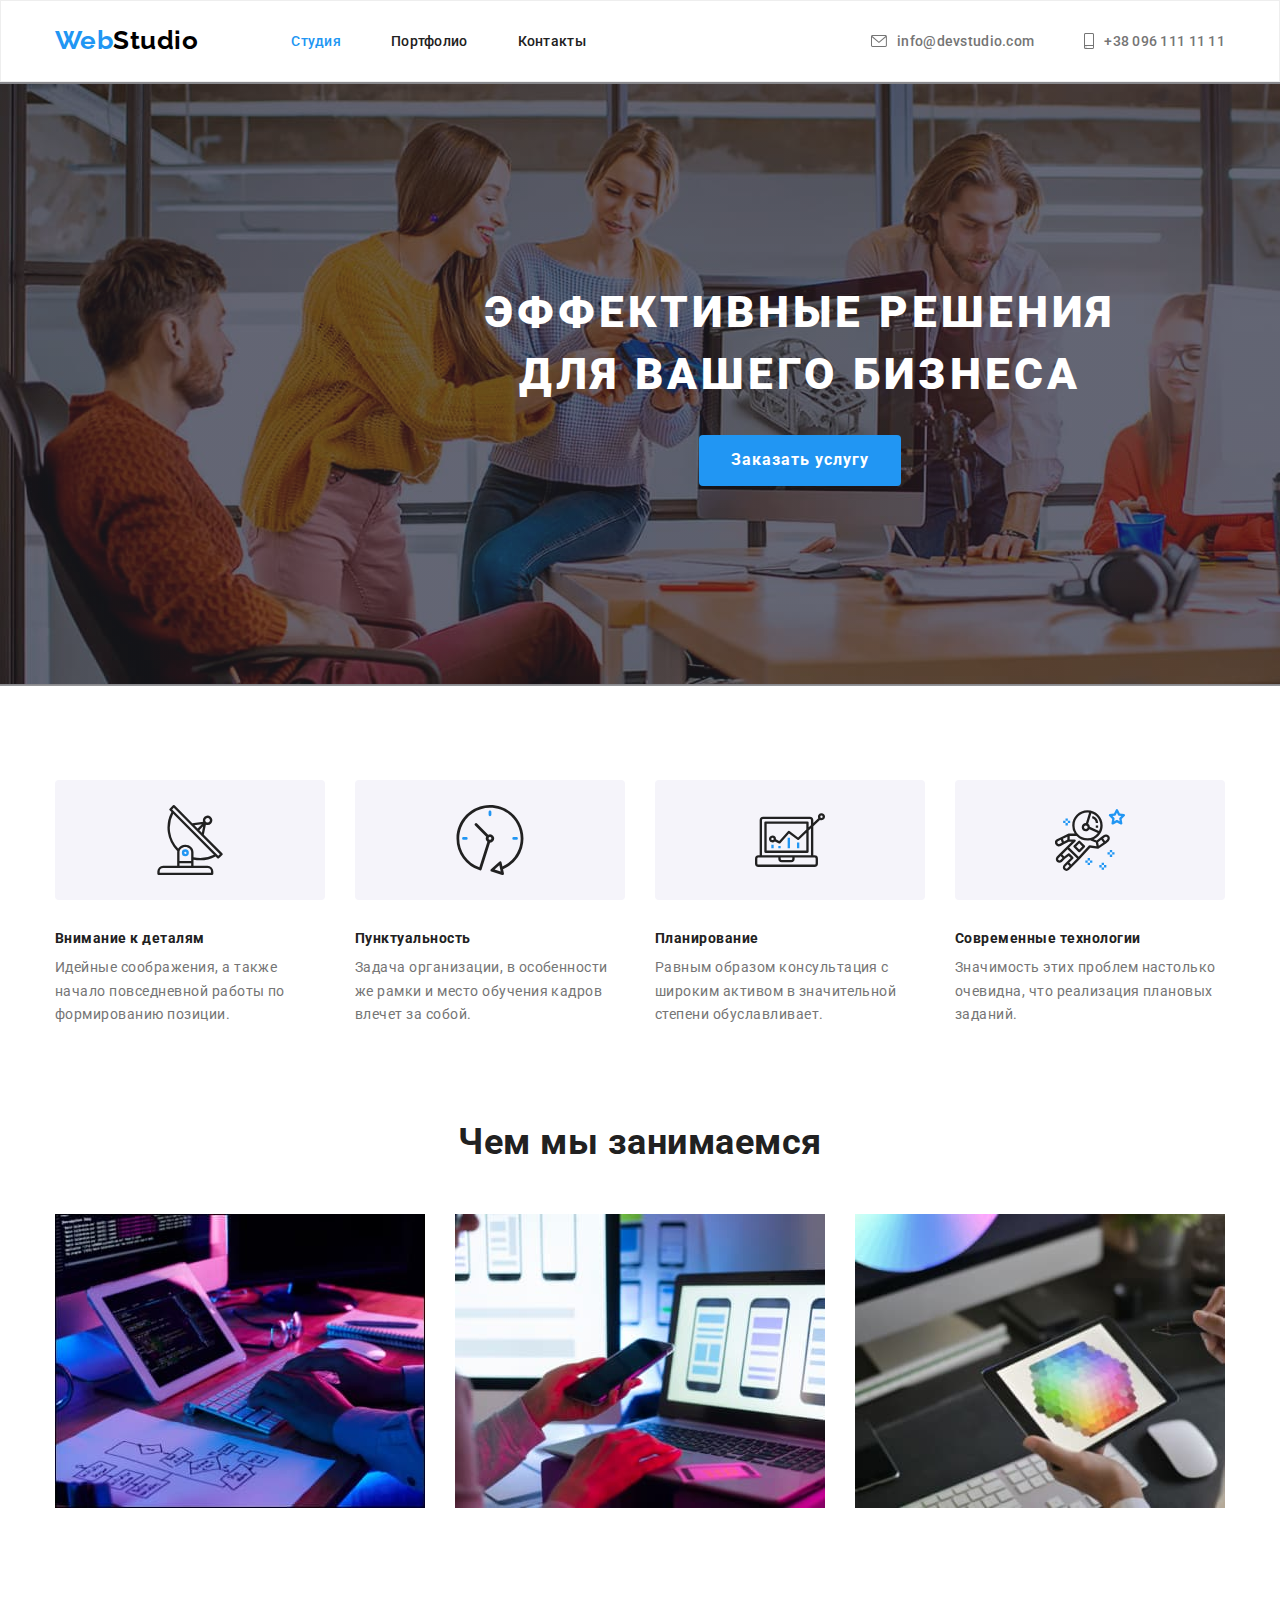
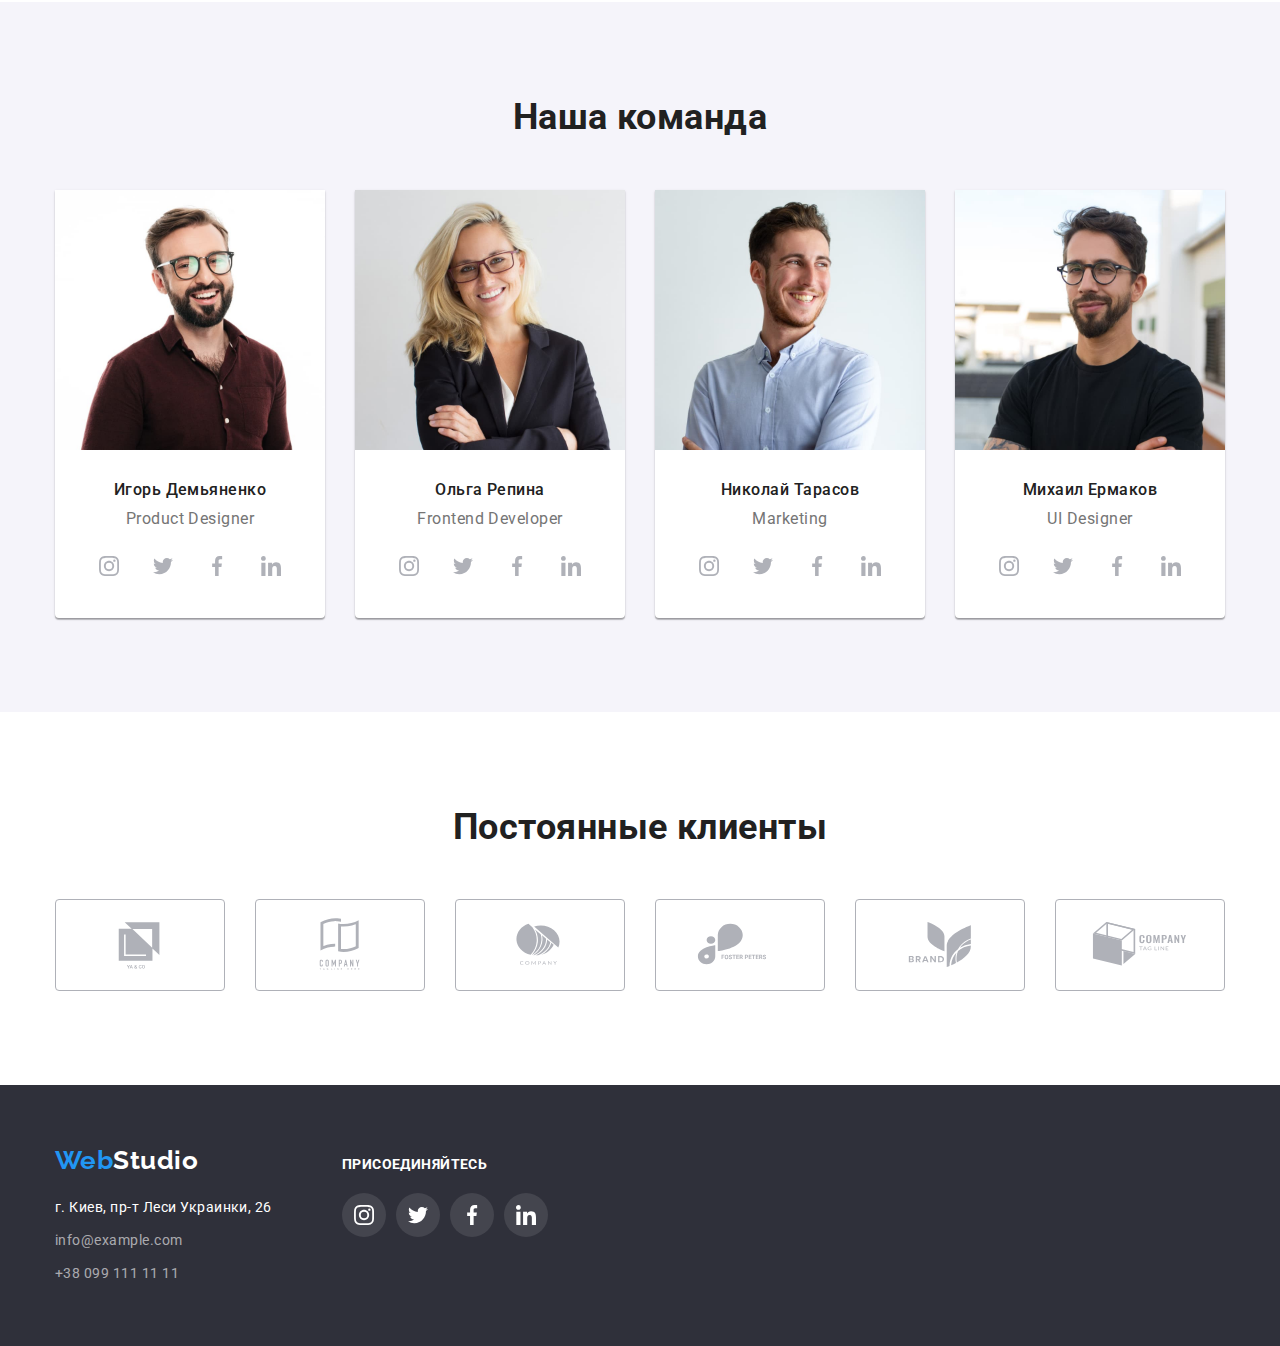
<file: index.html>
<!DOCTYPE html>
<html lang="ru">
  <head>
    <meta charset="UTF-8" />
    <meta http-equiv="X-UA-Compatible" content="IE=edge" />
    <meta name="viewport" content="width=device-width, initial-scale=1.0" />
    <link
      rel="stylesheet"
      href="https://fonts.googleapis.com/css2?family=Raleway:wght@700&family=Roboto:wght@400;500;700;900&display=swap"
    />
    <link
      rel="stylesheet"
      href="https://cdnjs.cloudflare.com/ajax/libs/modern-normalize/1.1.0/modern-normalize.min.css"
    />
    <link rel="stylesheet" href="./css/styles.css" />
    <title>Студия</title>
  </head>
  <body>
    <!--Верхняя линия-->
    <header class="header-section">
      <div class="container header-items">
        <a class="logo-items" href="./index.html">
          <span class="logo-web" lang="en">Web</span
          ><span class="logo-studio-header" lang="en">Studio</span>
        </a>
        <nav class="navigation">
          <ul class="nav-list">
            <li class="nav-item">
              <a class="nav-link current" href="./index.html">Студия</a>
            </li>
            <li class="nav-item">
              <a class="nav-link" href="./portfolio.html">Портфолио</a>
            </li>
            <li class="nav-item"><a class="nav-link" href="">Контакты</a></li>
          </ul>
        </nav>
        <ul class="contact-list">
          <li class="contact-item">
            <a class="contact-link" href="mailto:info@devstudio.com">
              <svg class="contanct-icon" width="16px" height="12px">
                <use href="./images/icons.svg#icon-envelope"></use>
              </svg>
              info@devstudio.com
            </a>
          </li>
          <li class="contact-item">
            <a class="contact-link" href="tel:+380961111111">
              <svg class="contanct-icon" width="10px" height="16px">
                <use href="./images/icons.svg#icon-smartphone"></use>
              </svg>
              +38 096 111 11 11
            </a>
          </li>
        </ul>
      </div>
    </header>
    <!--Главный контент-->
    <main>
      <!--Шапка-->
      <section class="hero">
        <div class="container">
          <h1 class="hero-title">
            Эффективные решения
            <br />
            для вашего бизнеса
          </h1>
          <button class="primary-button" type="button">Заказать услугу</button>
        </div>
      </section>
      <!--Особенности-->
      <section class="features">
        <div class="container">
          <ul class="features-list">
            <li class="feature-item">
              <div class="feature-item-block">
                <svg width="70px" height="70px">
                  <use href="./images/icons.svg#icon-antenna"></use>
                </svg>
              </div>
              <h3 class="item-title">Внимание к деталям</h3>
              <p class="item-discription">
                Идейные соображения, а также начало повседневной работы по формированию позиции.
              </p>
            </li>
            <li class="feature-item">
              <div class="feature-item-block">
                <svg width="70px" height="70px">
                  <use href="./images/icons.svg#icon-clock"></use>
                </svg>
              </div>
              <h3 class="item-title">Пунктуальность</h3>
              <p class="item-discription">
                Задача организации, в особенности же рамки и место обучения кадров влечет за собой.
              </p>
            </li>
            <li class="feature-item">
              <div class="feature-item-block">
                <svg width="70px" height="70px">
                  <use href="./images/icons.svg#icon-diagram"></use>
                </svg>
              </div>
              <h3 class="item-title">Планирование</h3>
              <p class="item-discription">
                Равным образом консультация с широким активом в значительной степени обуславливает.
              </p>
            </li>
            <li class="feature-item">
              <div class="feature-item-block">
                <svg width="70px" height="70px">
                  <use href="./images/icons.svg#icon-astronaut"></use>
                </svg>
              </div>
              <h3 class="item-title">Современные технологии</h3>
              <p class="item-discription">
                Значимость этих проблем настолько очевидна, что реализация плановых заданий.
              </p>
            </li>
          </ul>
        </div>
      </section>
      <!--Чем мы занимаемся-->
      <section class="section doing">
        <div class="container">
          <h2 class="main-title">Чем мы занимаемся</h2>
          <div>
            <ul class="doing-img">
              <li>
                <img src="./images/box1.jpg" alt="Руки на клавиатуре" width="370" />
              </li>
              <li>
                <img src="./images/box2.jpg" alt="Телефон в руках" width="370" />
              </li>
              <li>
                <img src="./images/box3.jpg" alt="Фигура на планшете" width="370" />
              </li>
            </ul>
          </div>
        </div>
      </section>
      <!--Наша команда-->
      <section class="section team">
        <div class="container">
          <h2 class="main-title">Наша команда</h2>
          <div>
            <ul class="team-list">
              <li class="team-item">
                <img src="./images/img.jpg" alt="Парень" width="270" />
                <div class="team-title">
                  <h3 class="team-member">Игорь Демьяненко</h3>
                  <p class="position-member" lang="en">Product Designer</p>
                  <ul class="team-social-list">
                    <li class="team-social-item">
                      <a href="" class="team-social-link">
                        <svg class="team-social-icon" width="20" height="20">
                          <use href="./images/icons.svg#icon-instagram"></use>
                        </svg>
                      </a>
                    </li>
                    <li class="team-social-item">
                      <a href="" class="team-social-link">
                        <svg class="team-social-icon" width="20" height="20">
                          <use href="./images/icons.svg#icon-twitter"></use>
                        </svg>
                      </a>
                    </li>
                    <li class="team-social-item">
                      <a href="" class="team-social-link">
                        <svg class="team-social-icon" width="20" height="20">
                          <use href="./images/icons.svg#icon-facebook"></use>
                        </svg>
                      </a>
                    </li>
                    <li class="team-social-item">
                      <a href="" class="team-social-link">
                        <svg class="team-social-icon" width="20" height="20">
                          <use href="./images/icons.svg#icon-linkedin"></use>
                        </svg>
                      </a>
                    </li>
                  </ul>
                </div>
              </li>
              <li class="team-item">
                <img src="./images/img1.jpg" alt="Девушка" width="270" />
                <div class="team-title">
                  <h3 class="team-member">Ольга Репина</h3>
                  <p class="position-member" lang="en">Frontend Developer</p>
                  <ul class="team-social-list">
                    <li class="team-social-item">
                      <a href="" class="team-social-link">
                        <svg class="team-social-icon" width="20" height="20">
                          <use href="./images/icons.svg#icon-instagram"></use>
                        </svg>
                      </a>
                    </li>
                    <li class="team-social-item">
                      <a href="" class="team-social-link">
                        <svg class="team-social-icon" width="20" height="20">
                          <use href="./images/icons.svg#icon-twitter"></use>
                        </svg>
                      </a>
                    </li>
                    <li class="team-social-item">
                      <a href="" class="team-social-link">
                        <svg class="team-social-icon" width="20" height="20">
                          <use href="./images/icons.svg#icon-facebook"></use>
                        </svg>
                      </a>
                    </li>
                    <li class="team-social-item">
                      <a href="" class="team-social-link">
                        <svg class="team-social-icon" width="20" height="20">
                          <use href="./images/icons.svg#icon-linkedin"></use>
                        </svg>
                      </a>
                    </li>
                  </ul>
                </div>
              </li>
              <li class="team-item">
                <img src="./images/img2.jpg" alt="Парень" width="270" />
                <div class="team-title">
                  <h3 class="team-member">Николай Тарасов</h3>
                  <p class="position-member" lang="en">Marketing</p>
                  <ul class="team-social-list">
                    <li class="team-social-item">
                      <a href="" class="team-social-link">
                        <svg class="team-social-icon" width="20" height="20">
                          <use href="./images/icons.svg#icon-instagram"></use>
                        </svg>
                      </a>
                    </li>
                    <li class="team-social-item">
                      <a href="" class="team-social-link">
                        <svg class="team-social-icon" width="20" height="20">
                          <use href="./images/icons.svg#icon-twitter"></use>
                        </svg>
                      </a>
                    </li>
                    <li class="team-social-item">
                      <a href="" class="team-social-link">
                        <svg class="team-social-icon" width="20" height="20">
                          <use href="./images/icons.svg#icon-facebook"></use>
                        </svg>
                      </a>
                    </li>
                    <li class="team-social-item">
                      <a href="" class="team-social-link">
                        <svg class="team-social-icon" width="20" height="20">
                          <use href="./images/icons.svg#icon-linkedin"></use>
                        </svg>
                      </a>
                    </li>
                  </ul>
                </div>
              </li>
              <li class="team-item">
                <img src="./images/img3.jpg" alt="Парень" width="270" />
                <div class="team-title">
                  <h3 class="team-member">Михаил Ермаков</h3>
                  <p class="position-member" lang="en">UI Designer</p>
                  <ul class="team-social-list">
                    <li class="team-social-item">
                      <a href="" class="team-social-link">
                        <svg class="team-social-icon" width="20" height="20">
                          <use href="./images/icons.svg#icon-instagram"></use>
                        </svg>
                      </a>
                    </li>
                    <li class="team-social-item">
                      <a href="" class="team-social-link">
                        <svg class="team-social-icon" width="20" height="20">
                          <use href="./images/icons.svg#icon-twitter"></use>
                        </svg>
                      </a>
                    </li>
                    <li class="team-social-item">
                      <a href="" class="team-social-link">
                        <svg class="team-social-icon" width="20" height="20">
                          <use href="./images/icons.svg#icon-facebook"></use>
                        </svg>
                      </a>
                    </li>
                    <li class="team-social-item">
                      <a href="" class="team-social-link">
                        <svg class="team-social-icon" width="20" height="20">
                          <use href="./images/icons.svg#icon-linkedin"></use>
                        </svg>
                      </a>
                    </li>
                  </ul>
                </div>
              </li>
            </ul>
          </div>
        </div>
      </section>
      <section class="section customers">
        <div class="container">
          <h2 class="main-title">Постоянные клиенты</h2>
          <ul class="customers-list">
            <li class="customers-item">
              <a href="" class="customers-link">
                <svg class="customers-icon" width="106" height="60">
                  <use href="./images/icons.svg#icon-logo1"></use>
                </svg>
              </a>
            </li>
            <li class="customers-item">
              <a href="" class="customers-link">
                <svg class="customers-icon" width="106" height="60">
                  <use href="./images/icons.svg#icon-logo2"></use>
                </svg>
              </a>
            </li>
            <li class="customers-item">
              <a href="" class="customers-link">
                <svg class="customers-icon" width="106" height="60">
                  <use href="./images/icons.svg#icon-logo3"></use>
                </svg>
              </a>
            </li>
            <li class="customers-item">
              <a href="" class="customers-link">
                <svg class="customers-icon" width="106" height="60">
                  <use href="./images/icons.svg#icon-logo4"></use>
                </svg>
              </a>
            </li>
            <li class="customers-item">
              <a href="" class="customers-link">
                <svg class="customers-icon" width="106" height="60">
                  <use href="./images/icons.svg#icon-logo5"></use>
                </svg>
              </a>
            </li>
            <li class="customers-item">
              <a href="" class="customers-link">
                <svg class="customers-icon" width="106" height="60">
                  <use href="./images/icons.svg#icon-logo6"></use>
                </svg>
              </a>
            </li>
          </ul>
        </div>
      </section>
    </main>
    <!--Подвал контакты-->
    <footer class="footer-section">
      <div class="container">
        <div>
          <a class="logo-items" href="./index.html">
            <span class="logo-web" lang="en">Web</span
            ><span class="logo-studio-footer" lang="en">Studio</span>
          </a>
          <address>
            <ul>
              <li class="footer-contact-item">
                <a
                  class="link-map"
                  href="https://www.google.com/maps/place/%D0%B1%D1%83%D0%BB.+%D0%9B%D0%B5%D1%81%D0%B8+%D0%A3%D0%BA%D1%80%D0%B0%D0%B8%D0%BD%D0%BA%D0%B8,+26,+%D0%9A%D0%B8%D0%B5%D0%B2,+02000/@50.4265807,30.5361971,17z/data=!3m1!4b1!4m5!3m4!1s0x40d4cf0e033ecbe9:0x57a4dffefec77da0!8m2!3d50.4265807!4d30.5383858?hl=ru"
                  target="_blank"
                  rel="noopener noreferrer"
                >
                  г. Киев, пр-т Леси Украинки, 26
                </a>
              </li>
              <li class="footer-contact-item">
                <a class="footer-contact-link" href="mailto:info@devstudio.com">info@example.com</a>
              </li>
              <li class="footer-contact-item">
                <a class="footer-contact-link" href="tel:+380961111111">+38 099 111 11 11</a>
              </li>
            </ul>
          </address>
        </div>
        <div class="social">
          <h4 class="social-title">ПРИСОЕДИНЯЙТЕСЬ</h4>
          <ul class="social-list">
            <li class="social-item">
              <a href="" class="social-link">
                <svg class="social-icon" width="20" height="20">
                  <use href="./images/icons.svg#icon-instagram"></use>
                </svg>
              </a>
            </li>
            <li class="social-item">
              <a href="" class="social-link">
                <svg class="social-icon" width="20" height="20">
                  <use href="./images/icons.svg#icon-twitter"></use>
                </svg>
              </a>
            </li>
            <li class="social-item">
              <a href="" class="social-link">
                <svg class="social-icon" width="20" height="20">
                  <use href="./images/icons.svg#icon-facebook"></use>
                </svg>
              </a>
            </li>
            <li class="social-item">
              <a href="" class="social-link">
                <svg class="social-icon" width="20" height="20">
                  <use href="./images/icons.svg#icon-linkedin"></use>
                </svg>
              </a>
            </li>
          </ul>
        </div>
      </div>
    </footer>
  </body>
</html>
</file>
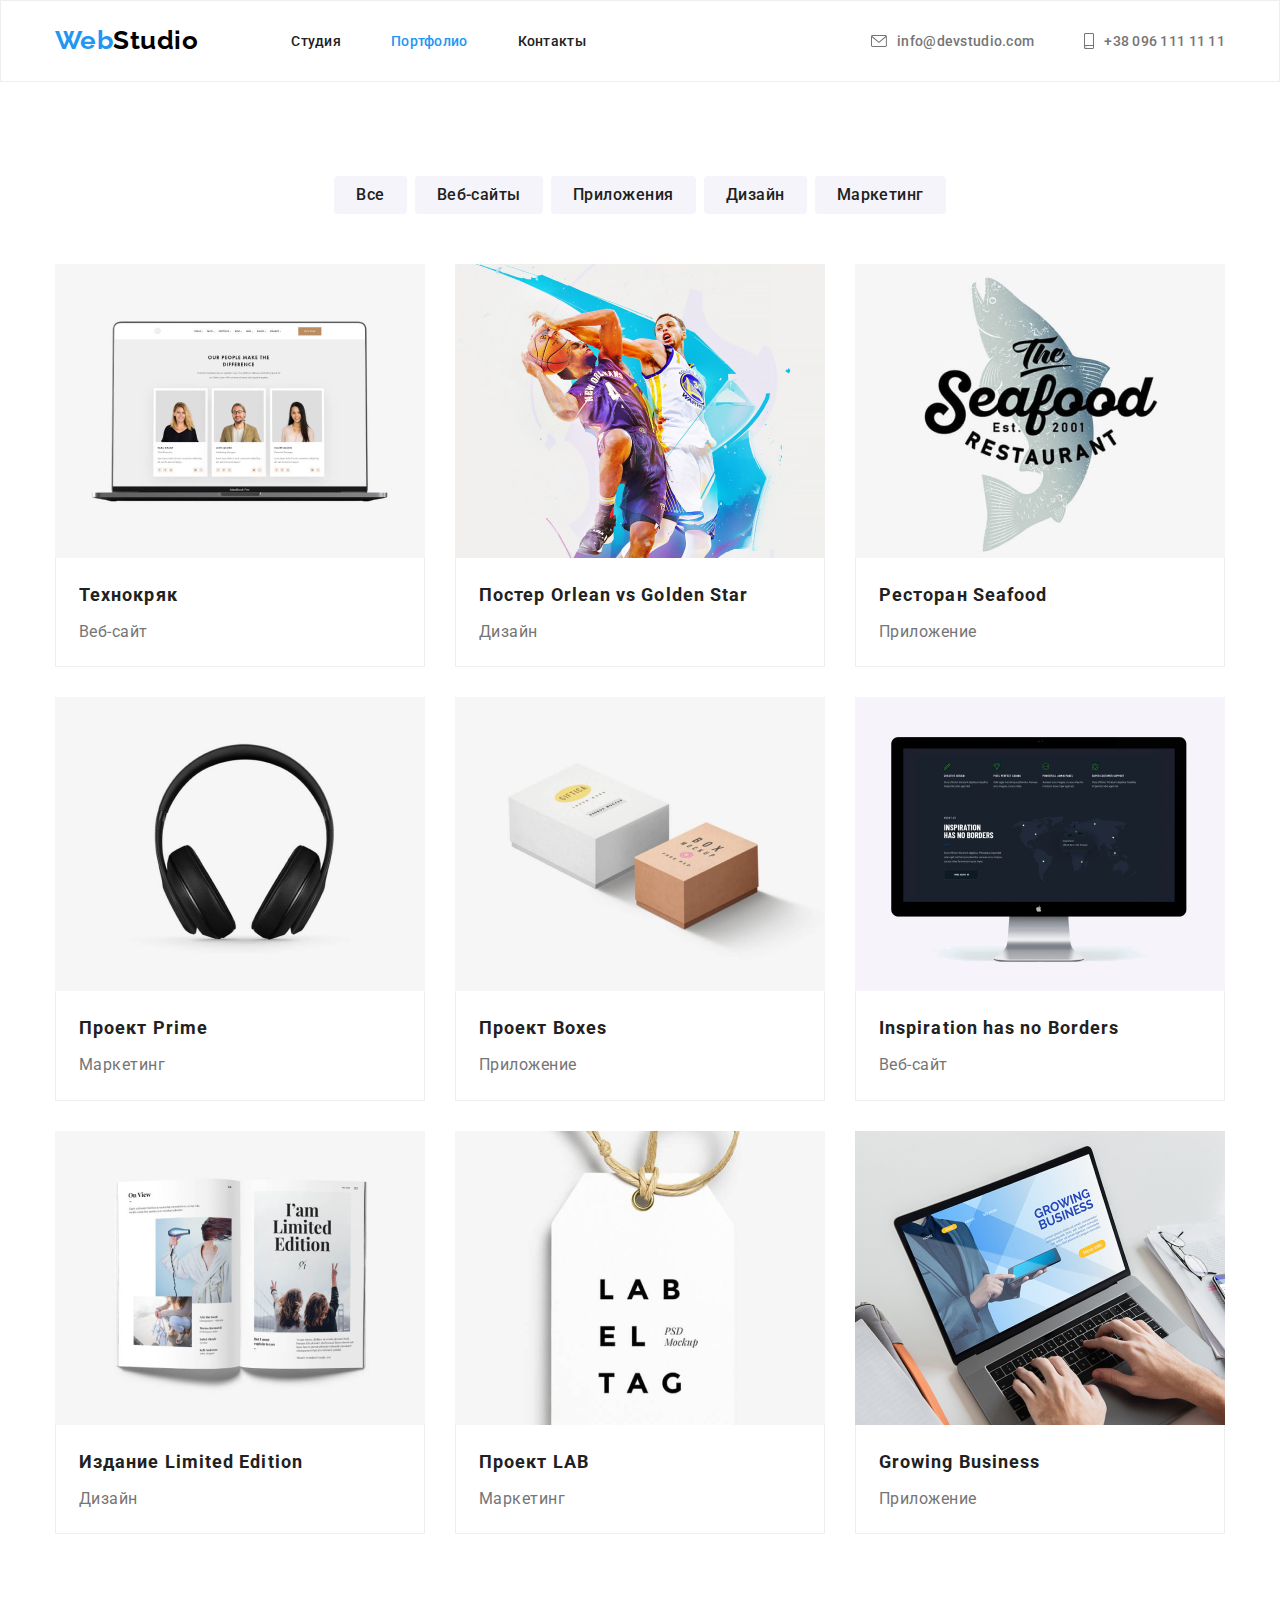
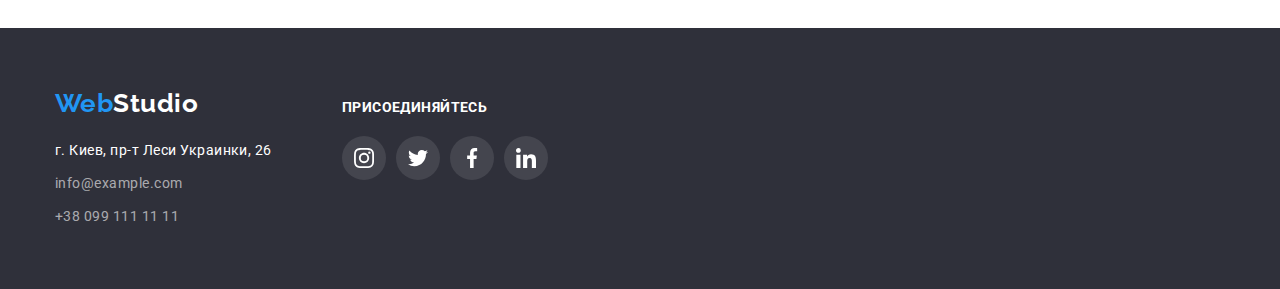
<file: portfolio.html>
<!DOCTYPE html>
<html lang="ru">
  <head>
    <meta charset="UTF-8" />
    <meta http-equiv="X-UA-Compatible" content="IE=edge" />
    <meta name="viewport" content="width=device-width, initial-scale=1.0" />
    <title>Portfolio</title>
    <link
      href="https://fonts.googleapis.com/css2?family=Raleway:wght@700&family=Roboto:wght@400;500;700;900&display=swap"
      rel="stylesheet"
    />
    <link
      rel="stylesheet"
      href="https://cdnjs.cloudflare.com/ajax/libs/modern-normalize/1.1.0/modern-normalize.min.css"
    />
    <link href="./css/styles.css" rel="stylesheet" />
    <title>Portfolio</title>
  </head>
  <body>
    <!--Верхняя линия-->
    <header class="header-section">
      <div class="container header-items">
        <a class="logo-items" href="./index.html">
          <span class="logo-web" lang="en">Web</span
          ><span class="logo-studio-header" lang="en">Studio</span>
        </a>
        <nav class="navigation">
          <ul class="nav-list">
            <li class="nav-item">
              <a class="nav-link" href="./index.html">Студия</a>
            </li>
            <li class="nav-item">
              <a class="nav-link current" href="./portfolio.html">Портфолио</a>
            </li>
            <li class="nav-item"><a class="nav-link" href="">Контакты</a></li>
          </ul>
        </nav>
        <ul class="contact-list">
          <li class="contact-item">
            <a class="contact-link" href="mailto:info@devstudio.com">
              <svg class="contanct-icon" width="16px" height="12px">
                <use href="./images/icons.svg#icon-envelope"></use>
              </svg>
              info@devstudio.com
            </a>
          </li>
          <li class="contact-item">
            <a class="contact-link" href="tel:+380961111111">
              <svg class="contanct-icon" width="10px" height="16px">
                <use href="./images/icons.svg#icon-smartphone"></use>
              </svg>
              +38 096 111 11 11
            </a>
          </li>
        </ul>
      </div>
    </header>
    <!--Портфолио главный контент -->
    <main>
      <!--Шапка-->
      <section class="section">
        <div class="container">
          <ul class="buttons-list">
            <li class="buttons-item">
              <button class="secondary-button" type="button">Все</button>
            </li>
            <li class="buttons-item">
              <button class="secondary-button" type="button">Веб-сайты</button>
            </li>
            <li class="buttons-item">
              <button class="secondary-button" type="button">Приложения</button>
            </li>
            <li class="buttons-item">
              <button class="secondary-button" type="button">Дизайн</button>
            </li>
            <li class="buttons-item">
              <button class="secondary-button" type="button">Маркетинг</button>
            </li>
          </ul>
          <ul class="portfolio-list">
            <li class="portfolio-item">
              <a class="portfolio-link" href="">
                <img src="./images/img4.jpg" alt="Экран ноутбука с фото" width="370" />
              </a>
              <div class="portfolio-text-wraper">
                <h3 class="portfolio-item-title">Технокряк</h3>
                <p class="portfolio-item-discription">Веб-сайт</p>
              </div>
            </li>
            <li class="portfolio-item">
              <a class="portfolio-link" href="">
                <img src="./images/img5.jpg" alt="Баскетболисты с мячём" width="370" />
              </a>
              <div class="portfolio-text-wraper">
                <h3 class="portfolio-item-title">
                  Постер
                  <span lang="en">Orlean vs Golden Star</span>
                </h3>
                <p class="portfolio-item-discription">Дизайн</p>
              </div>
            </li>
            <li class="portfolio-item">
              <a class="portfolio-link" href=""
                ><img src="./images/img6.jpg" alt="Эмблема ресторана" width="370"
              /></a>
              <div class="portfolio-text-wraper">
                <h3 class="portfolio-item-title">
                  Ресторан
                  <span lang="en">Seafood</span>
                </h3>
                <p class="portfolio-item-discription">Приложение</p>
              </div>
            </li>
            <li class="portfolio-item">
              <a class="portfolio-link" href=""
                ><img src="./images/img7.jpg" alt="Наушники" width="370"
              /></a>
              <div class="portfolio-text-wraper">
                <h3 class="portfolio-item-title">
                  Проект
                  <span lang="en">Prime</span>
                </h3>
                <p class="portfolio-item-discription">Маркетинг</p>
              </div>
            </li>
            <li class="portfolio-item">
              <a class="portfolio-link" href="">
                <img src="./images/img8.jpg" alt="Две коробки с надписями" width="370" />
              </a>
              <div class="portfolio-text-wraper">
                <h3 class="portfolio-item-title">
                  Проект
                  <span lang="en">Boxes</span>
                </h3>
                <p class="portfolio-item-discription">Приложение</p>
              </div>
            </li>
            <li class="portfolio-item">
              <a class="portfolio-link" href="">
                <img src="./images/img9.jpg" alt="Экран монитора с страницей" width="370" />
              </a>
              <div class="portfolio-text-wraper">
                <h3 class="portfolio-item-title" lang="en">Inspiration has no Borders</h3>
                <p class="portfolio-item-discription">Веб-сайт</p>
              </div>
            </li>
            <li class="portfolio-item">
              <a class="portfolio-link" href=""
                ><img src="./images/img10.jpg" alt="Открытая книга" width="370"
              /></a>
              <div class="portfolio-text-wraper">
                <h3 class="portfolio-item-title">
                  Издание
                  <span lang="en">Limited Edition</span>
                </h3>
                <p class="portfolio-item-discription">Дизайн</p>
              </div>
            </li>
            <li class="portfolio-item">
              <a class="portfolio-link" href="">
                <img src="./images/img11.jpg" alt="Лейба прямоугольная фон белый" width="370" />
              </a>
              <div class="portfolio-text-wraper">
                <h3 class="portfolio-item-title">
                  Проект
                  <span lang="en">LAB</span>
                </h3>
                <p class="portfolio-item-discription">Маркетинг</p>
              </div>
            </li>
            <li class="portfolio-item">
              <a class="portfolio-link" href="">
                <img src="./images/img12.jpg" alt="Руки на клавиатуре ноутбука" width="370" />
              </a>
              <div class="portfolio-text-wraper">
                <h3 class="portfolio-item-title" lang="en">Growing Business</h3>
                <p class="portfolio-item-discription">Приложение</p>
              </div>
            </li>
          </ul>
        </div>
      </section>
    </main>
    <!--Подвал контакты-->
    <footer class="footer-section">
      <div class="container">
        <div>
          <a class="logo-items" href="./index.html">
            <span class="logo-web" lang="en">Web</span
            ><span class="logo-studio-footer" lang="en">Studio</span>
          </a>
          <address>
            <ul>
              <li class="footer-contact-item">
                <a
                  class="link-map"
                  href="https://www.google.com/maps/place/%D0%B1%D1%83%D0%BB.+%D0%9B%D0%B5%D1%81%D0%B8+%D0%A3%D0%BA%D1%80%D0%B0%D0%B8%D0%BD%D0%BA%D0%B8,+26,+%D0%9A%D0%B8%D0%B5%D0%B2,+02000/@50.4265807,30.5361971,17z/data=!3m1!4b1!4m5!3m4!1s0x40d4cf0e033ecbe9:0x57a4dffefec77da0!8m2!3d50.4265807!4d30.5383858?hl=ru"
                  target="_blank"
                  rel="noopener noreferrer"
                >
                  г. Киев, пр-т Леси Украинки, 26
                </a>
              </li>
              <li class="footer-contact-item">
                <a class="footer-contact-link" href="mailto:info@devstudio.com">info@example.com</a>
              </li>
              <li class="footer-contact-item">
                <a class="footer-contact-link" href="tel:+380961111111">+38 099 111 11 11</a>
              </li>
            </ul>
          </address>
        </div>
        <div class="social">
          <h4 class="social-title">ПРИСОЕДИНЯЙТЕСЬ</h4>
          <ul class="social-list">
            <li class="social-item">
              <a href="" class="social-link">
                <svg class="social-icon" width="20" height="20">
                  <use href="./images/icons.svg#icon-instagram"></use>
                </svg>
              </a>
            </li>
            <li class="social-item">
              <a href="" class="social-link">
                <svg class="social-icon" width="20" height="20">
                  <use href="./images/icons.svg#icon-twitter"></use>
                </svg>
              </a>
            </li>
            <li class="social-item">
              <a href="" class="social-link">
                <svg class="social-icon" width="20" height="20">
                  <use href="./images/icons.svg#icon-facebook"></use>
                </svg>
              </a>
            </li>
            <li class="social-item">
              <a href="" class="social-link">
                <svg class="social-icon" width="20" height="20">
                  <use href="./images/icons.svg#icon-linkedin"></use>
                </svg>
              </a>
            </li>
          </ul>
        </div>
      </div>
    </footer>
  </body>
</html>
</file>
<file: css/styles.css>
html {
  box-sizing: border-box;
}
*,
*::before,
*::after {
  box-sizing: inherit;
}
:root {
  --text-primary: #212121;
  --text-secondary: #757575;
  --accent: #2196f3;
  --logo-primary: #000000;
  --background-primary: #ffffff;
  --background-secondary: #2f303a;
  --background-section: #f5f4fa;
  --footer-contacts: rgba(255, 255, 255, 0.6);
  --border-color: #eeeeee;
  --icon-color: #afb1b8;
}
/*Reset styles*/
h1,
h2,
h3,
h4,
h5,
h6,
p {
  margin: 0;
}
ul {
  margin: 0;
  padding: 0;
  list-style: none;
}
button {
  cursor: pointer;
}
img {
  display: block;
}
address {
  font-style: normal;
}
/*--------------------Stile color and font--------------------*/

body {
  background-color: var(--background-primary);
  font-family: Roboto, sans-serif;
  font-style: normal;
  font-weight: normal;
  letter-spacing: 0.03em;
}
a {
  text-decoration: none;
  font-weight: normal;
}

/* стилизация logo */
.logo-items {
  font-family: Raleway, sans-serif;
  font-weight: 700;
  font-size: 26px;
  line-height: 1.2;
}
.logo-web {
  color: var(--accent);
}
.logo-studio-header {
  color: var(--logo-primary);
}
.logo-studio-footer {
  color: var(--background-primary);
}

/*Стилизация header links*/
.nav-link {
  color: var(--text-primary);
  font-family: inherit;
  font-weight: 500;
  font-size: 14px;
  line-height: 1.15;
  letter-spacing: 0.02em;
}
.nav-link:hover,
.nav-link:focus,
.nav-link.current {
  color: var(--accent);
}

/*Стилизация hero*/
.hero {
  background-color: rgba(196, 196, 196, 1);
}
.hero-title {
  color: var(--background-primary);
  font-weight: 900;
  font-size: 44px;
  line-height: 1.4;
  letter-spacing: 0.09em;
  text-transform: uppercase;
  margin-bottom: 30px;
}

/* стилизация buttons */
.primary-button {
  color: var(--background-primary);
  background-color: var(--accent);
  font-family: inherit;
  font-weight: 700;
  font-size: 16px;
  line-height: 1.9;
  letter-spacing: 0.06em;
}
.secondary-button {
  color: var(--text-primary);
  background-color: var(--background-section);
  font-family: inherit;
  font-weight: 500;
  font-size: 16px;
  line-height: 1.63;
  letter-spacing: 0.03em;
}
.secondary-button:hover,
.secondary-button:focus {
  color: var(--background-primary);
  background-color: var(--accent);
  cursor: pointer;
}
.main-title {
  color: var(--text-primary);
  font-weight: 700;
  font-size: 36px;
  line-height: 1.2;
  text-align: center;
  margin-bottom: 50px;
}
/*стилизация text images*/
.team {
  background-color: var(--background-section);
}
.team-member {
  color: var(--text-primary);
  font-weight: 500;
  font-size: 16px;
  line-height: 1.2;
  text-align: center;
}
.position-member {
  color: var(--text-secondary);
  font-size: 16px;
  line-height: 1.2;
  text-align: center;
}
.item-title {
  color: var(--text-primary);
  font-weight: 700;
  font-size: 14px;
  line-height: 1.15;
}
.item-discription {
  color: var(--text-secondary);
  font-size: 14px;
  line-height: 1.7;
}
.portfolio-item-title {
  color: var(--text-primary);
  font-weight: 700;
  font-size: 18px;
  line-height: 2;
  letter-spacing: 0.06em;
}
.portfolio-item-discription {
  color: var(--text-secondary);
  font-size: 16px;
  line-height: 1.9;
}
/*стилизация links */
.footer-section {
  background-color: var(--background-secondary);
}
.contact-link {
  color: var(--text-secondary);
  font-family: inherit;
  font-style: normal;
  font-weight: 500;
  font-size: 14px;
  line-height: 1.15;
  letter-spacing: 0.02em;
}
.link-map {
  color: var(--background-primary);
}
.footer-contact-link {
  color: var(--footer-contacts);
}
.link-map,
.footer-contact-link {
  font-family: inherit;
  font-style: normal;
  font-weight: 400;
  font-size: 14px;
  line-height: 1.7;
}
.contact-link:hover,
.contact-link:focus,
.link-map:hover,
.link-map:focus,
.footer-contact-link:hover,
.footer-contact-link:focus {
  color: var(--accent);
}
.social-title {
  color: var(--background-primary);
  font-family: inherit;
  font-style: normal;
  font-weight: bold;
  font-size: 14px;
  line-height: 1.14;
  letter-spacing: 0.03em;
  text-transform: uppercase;
}

/*--------------------Stile Flexbox--------------------*/

.container {
  width: 1200px;
  padding: 0 15px;
  margin: 0 auto;
}
.section {
  padding: 94px 0;
}
/*container header*/

.header-section {
  border: 1px solid var(--border-color);
}
.header-items {
  display: flex;
  align-items: center;
}
.navigation {
  margin-left: 93px;
}
.nav-list {
  display: flex;
}
.nav-link {
  display: block;
  padding: 32px 0;
}
.nav-item:not(:last-child) {
  margin-right: 50px;
}
.header-section .contact-list {
  display: flex;
  margin-left: auto;
}

.contact-item:not(:last-child) {
  margin-right: 50px;
}

/*container hero*/

.hero {
  padding: 200px 0;
  text-align: center;
}
.primary-button {
  padding: 10px 32px;
  border-radius: 4px;
}

/*container features*/

.features {
  padding-top: 94px;
}
.features-list {
  display: flex;
  justify-content: space-between;
}
.feature-item {
  width: 270px;
}

.item-title {
  margin-bottom: 10px;
}

/*container doin*/

.doing-img {
  display: flex;
  justify-content: space-between;
}

/*container team*/

.team-list {
  display: flex;
  justify-content: space-between;
}
.team-item {
  background-color: var(--background-primary);
}
.team-title {
  padding: 30px 0;
}
.position-member {
  margin-top: 10px;
}

/*container buttons*/
button {
  border: 0;
}
.buttons-list {
  box-sizing: border-box;
  display: flex;
  justify-content: center;
  margin-bottom: 50px;
}
.buttons-item:not(:last-child) {
  margin-right: 8px;
}
.secondary-button {
  display: inline-block;
  height: 38px;
  padding: 6px 22px;
  border-radius: 4px;
}

/*container portfolio*/

.portfolio-list {
  display: flex;
  flex-wrap: wrap;
}
.portfolio-item {
  width: 370px;
  margin-right: 30px;
  margin-bottom: 30px;
}
.portfolio-item:nth-last-child(-n + 3) {
  margin-bottom: 0;
}
.portfolio-item:nth-child(3n) {
  margin-right: 0;
}
.portfolio-text-wraper {
  padding: 19px 23px;
  border: 1px solid var(--border-color);
  border-top: none;
}
.portfolio-item-discription {
  margin-top: 4px;
}
/*container footer*/
.footer-section {
  padding: 60px 0;
}
address {
  margin-top: 20px;
}
.footer-contact-item:not(:first-child) {
  margin-top: 9px;
}

/*--------------------Decoration--------------------*/

/*header*/

.contact-link {
  display: flex;
  align-items: center;
}
.contanct-icon {
  margin-right: 10px;
  cursor: pointer;
  fill: currentColor;
}

/*hero*/

.hero {
  width: 1600px;
  margin: 0 auto;
  background-image: linear-gradient(to right, rgba(47, 48, 58, 0.4), rgba(47, 48, 58, 0.4)),
    url('../images/hero.jpg');
  background-position: center;
  background-repeat: no-repeat;
}
/*features*/

.feature-item-block {
  display: flex;
  justify-content: center;
  padding: 25px 0;
  background-color: var(--background-section);
  margin-bottom: 30px;
  border-radius: 4px;
}

/*team social*/

.team-social-list {
  display: flex;
  justify-content: center;
  margin-top: 16px;
}
.team-social-item {
  width: 44px;
  height: 44px;
}
.team-social-item:not(:last-child) {
  margin-right: 10px;
}
.team-social-link {
  width: 100%;
  height: 100%;
  border-radius: 50%;
  display: flex;
  align-items: center;
  justify-content: center;
  background-color: var(--background-primary);
  color: var(--icon-color);
}
.team-social-link:hover,
.team-social-link:focus {
  background-color: var(--accent);
  color: var(--background-primary);
}
.team-social-icon {
  fill: currentColor;
}
.team-item {
  box-shadow: 0px 1px 3px rgba(0, 0, 0, 0.12), 0px 1px 1px rgba(0, 0, 0, 0.14),
    0px 2px 1px rgba(0, 0, 0, 0.2);
  border-radius: 0px 0px 4px 4px;
}
/*customers*/

.customers-list {
  display: flex;
}
.customers-item:not(:last-child) {
  margin-right: 30px;
}
.customers-link {
  display: flex;
  align-items: center;
  justify-content: center;
  width: 170px;
  height: 92px;
  border: 1px solid #afb1b8;
  border-radius: 4px;
  background-color: var(--background-primary);
  color: var(--icon-color);
}
.customers-link:hover,
.customers-link:focus {
  border-color: var(--accent);
  color: var(--accent);
}
.customers-icon {
  fill: currentColor;
}

/*footer social*/

.footer-section {
  display: flex;
  align-items: center;
}
.footer-section .container {
  display: flex;
}
.social {
  margin-left: 70px;
  padding-top: 12px;
}
.social-list {
  display: flex;
  margin-top: 20px;
}
.social-item {
  width: 44px;
  height: 44px;
}
.social-item:not(:last-child) {
  margin-right: 10px;
}
.social-link {
  width: 100%;
  height: 100%;
  border-radius: 50%;
  display: flex;
  align-items: center;
  justify-content: center;
  background-color: rgba(255, 255, 255, 0.1);
  color: var(--background-primary);
}
.social-link:hover,
.social-link:focus {
  background-color: var(--accent);
  color: var(--background-primary);
}
.social-icon {
  fill: currentColor;
}

/*buttons*/

.secondary-button:hover,
.secondary-button:focus {
  color: var(--background-primary);
  background-color: var(--accent);
  cursor: pointer;
  box-shadow: 0px 3px 1px rgba(0, 0, 0, 0.1), 0px 1px 2px rgba(0, 0, 0, 0.08),
    0px 2px 2px rgba(0, 0, 0, 0.12);
  border-radius: 4px;
}

/*portfolio*/

.portfolio-item:hover,
.portfolio-item:focus {
  box-sizing: border-box;
  box-shadow: 0px 1px 1px rgba(0, 0, 0, 0.12), 0px 4px 4px rgba(0, 0, 0, 0.06),
    1px 4px 6px rgba(0, 0, 0, 0.16);
}
</file>
